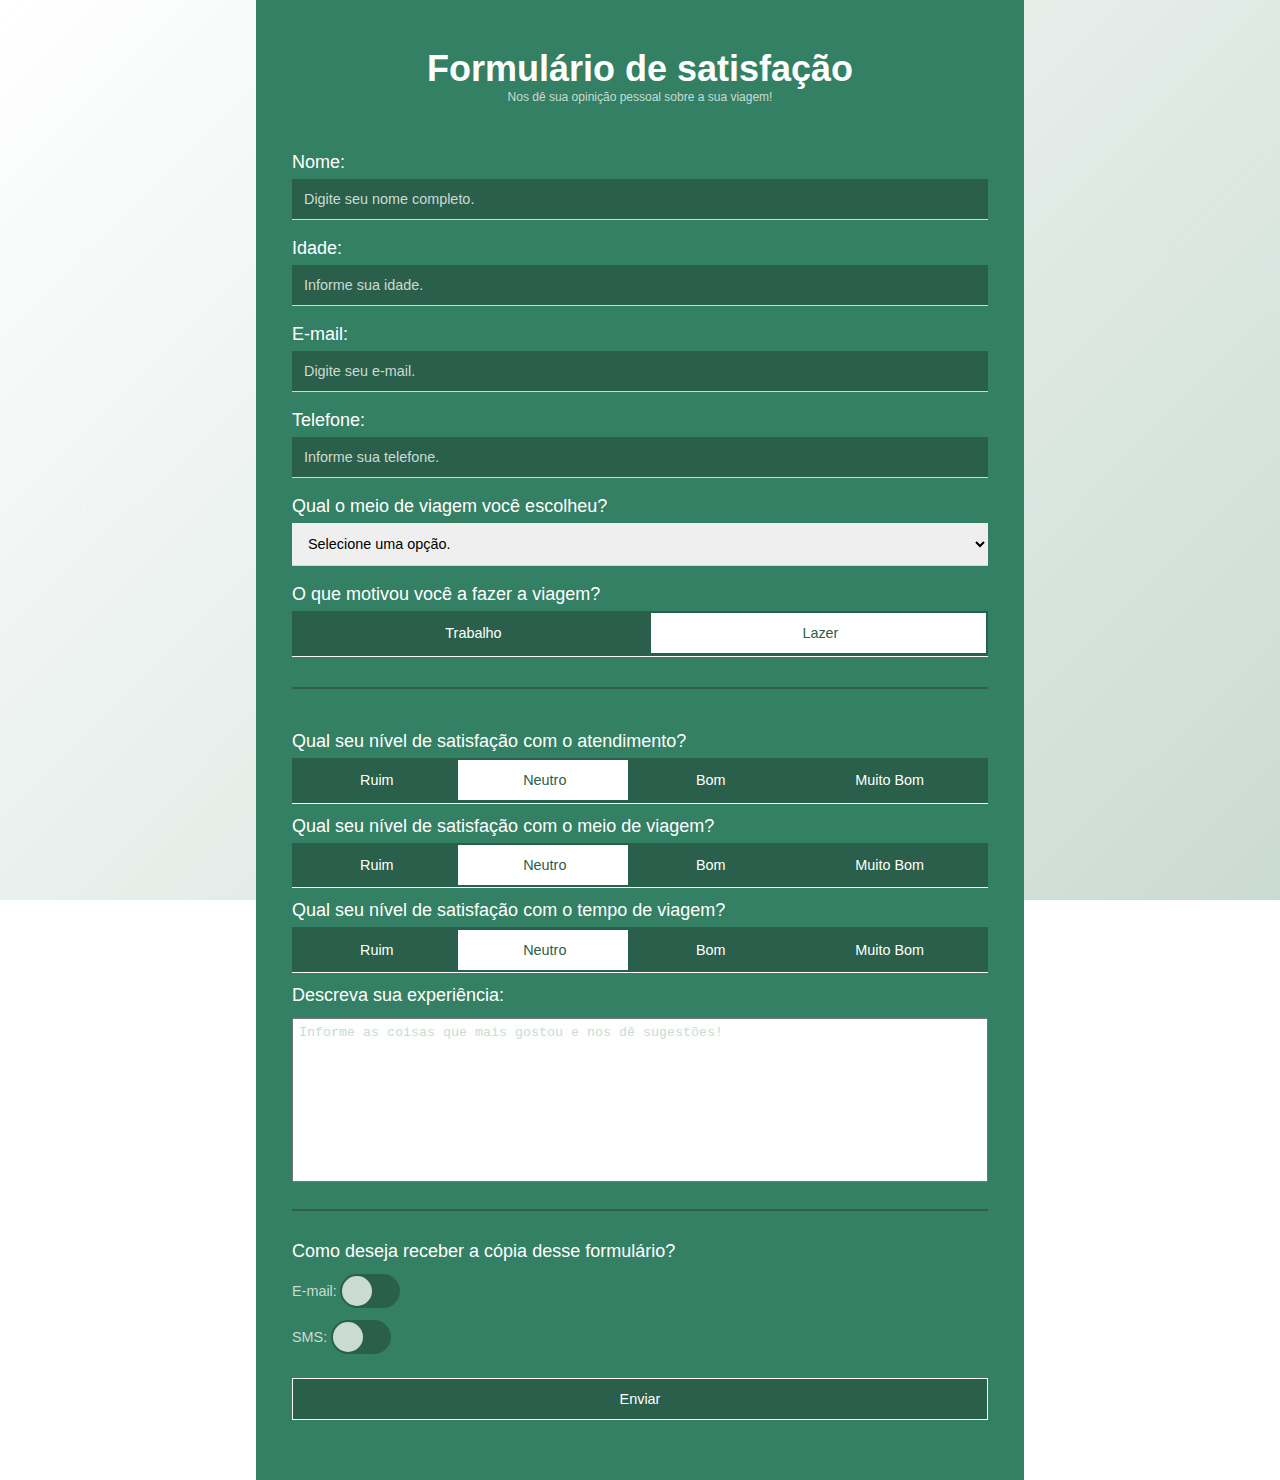
<file: form-survey/index.html>
<!DOCTYPE html>
<html lang="pt-br">
<head>
    <meta charset="UTF-8">
    <meta http-equiv="X-UA-Compatible" content="IE=edge">
    <meta name="viewport" content="width=device-width, initial-scale=1.0">

    <link rel="stylesheet" href="style.css">

    <title>Form Survey</title>
</head>
<body>

    <main>
        <h1 id="title">Formulário de satisfação</h1>
        <p id="description">Nos dê sua opinição pessoal sobre a sua viagem!</p>
    
        <form id="survey-form" action="#" method="post">
    
            <fieldset>
                <label for="name" id="name-label" class="label">
                    Nome: 
                    <input 
                    id="name" 
                    name="name"
                    type="text"
                    placeholder="Digite seu nome completo."
                    required/>
                </label>
                <label for="number" id="number-label" class="label">
                    Idade: 
                    <input 
                    id="number" 
                    name="age"
                    type="number"
                    min="18"
                    max="100"
                    placeholder="Informe sua idade."
                    required/>
                </label>
                <label for="email" id="email-label" class="label">
                    E-mail: 
                    <input 
                    id="email" 
                    name="email"
                    type="email"
                    placeholder="Digite seu e-mail." 
                    required/>
                </label>
                <label for="phone" id="phone-label" class="label">
                    Telefone: 
                    <input 
                    id="phone" 
                    name="phone"
                    type="tel"
                    placeholder="Informe sua telefone." 
                    required/>
                </label>
                
                <label for="dropdown" class="label">
                    Qual o meio de viagem você escolheu?  
                    <select 
                    id="dropdown" 
                    name="type"
                    required />
                        <option value="" disabled selected>Selecione uma opção.</option>
                        <option value="1">Ônibus</option>
                        <option value="2">Avião</option>
                        <option value="3">Transporte Pessoal</option>
                    </select>
                </label>
    
                <div>
                    <p class="label">O que motivou você a fazer a viagem? </p>
                    <div class="container-motive">
                        <label for="work" class="motive">
                            <input 
                            type="radio" 
                            name="motive" 
                            id="work"
                            value="Trabalho / Negócios"
                            required />
                            Trabalho
                        </label>
                        <label for="per" class="motive">
                            <input 
                            type="radio" 
                            name="motive" 
                            id="per"
                            value="lazer"
                            required 
                            checked/>
                            Lazer
                        </label>
                    </div>
                </div>
    
            </fieldset>
            
            <fieldset>
                <div>
                    <p class="label">Qual seu nível de satisfação com o atendimento? </p>
                    <div class="container-motive">
                        <label for="att-bad" class="secundary-color">
                            <input 
                            type="radio" 
                            name="lvl-att" 
                            id="att-bad"
                            value="bad"
                            required />
                            Ruim
                        </label>
                        <label for="att-neutral" class="secundary-color">
                            <input 
                            type="radio" 
                            name="lvl-att" 
                            value="neutral"
                            id="att-neutral"
                            checked>
                            Neutro
                        </label>
                        <label for="att-good" class="secundary-color">
                            <input 
                            type="radio" 
                            name="lvl-att" 
                            id="att-good"
                            value="good"
                            required />
                            Bom
                        </label>
                        <label for="att-very-good" class="secundary-color">
                            <input 
                            type="radio" 
                            name="lvl-att" 
                            id="att-very-good"
                            value="very-good"
                            required />
                            Muito Bom
                        </label>
                    </div>
                </div>
                <div>
                    <p class="label">Qual seu nível de satisfação com o meio de viagem? </p>
                    <div class="container-motive">
                        <label for="transp-bad" class="secundary-color">
                            <input 
                            type="radio" 
                            name="lvl-transp" 
                            id="transp-bad"
                            value="bad"
                            required />
                            Ruim
                        </label>
                        <label for="transp-neutral" class="secundary-color">
                            <input 
                            type="radio" 
                            name="lvl-transp" 
                            id="transp-neutral"
                            value="neutral"
                            required 
                            checked/>
                            Neutro
                        </label>
                        <label for="transp-good" class="secundary-color">
                            <input 
                            type="radio" 
                            name="lvl-transp" 
                            id="transp-good"
                            value="good"
                            required />
                            Bom
                        </label>
                        <label for="transp-very-good" class="secundary-color">
                            <input 
                            type="radio" 
                            name="lvl-transp" 
                            id="transp-very-good"
                            value="very-good"
                            required />
                            Muito Bom
                        </label>
                    </div>
                </div>
                <div>
                    <p class="label">Qual seu nível de satisfação com o tempo de viagem? </p>
                    <div class="container-motive">
                        <label for="time-bad" class="secundary-color">
                            <input 
                            type="radio" 
                            name="lvl-time" 
                            id="time-bad"
                            value="bad"
                            required />
                            Ruim
                        </label>
                        <label for="time-neutral" class="secundary-color">
                            <input 
                            type="radio" 
                            name="lvl-time" 
                            id="time-neutral"
                            value="neutral"
                            required 
                            checked/>
                            Neutro
                        </label>
                        <label for="time-good" class="secundary-color">
                            <input 
                            type="radio" 
                            name="lvl-time" 
                            id="time-good"
                            value="good"
                            required />
                            Bom
                        </label>
                        <label for="time-very-good" class="secundary-color">
                            <input 
                            type="radio" 
                            name="lvl-time" 
                            id="time-very-good"
                            value="very-good"
                            required />
                            Muito Bom
                        </label>
                    </div>
                </div>
                <label for="feedback">
                    <p class="label">Descreva sua experiência: </p>
                    <textarea 
                    name="feedback" 
                    id="feedback" cols="50" 
                    rows="10"
                    placeholder="Informe as coisas que mais gostou e nos dê sugestões!"></textarea>
                </label>
            </fieldset>
    
            <div>
                <p class="label">Como deseja receber a cópia desse formulário?</p>
                <label for="form-email" class="copy">
                    E-mail: 
                    <input 
                        type="checkbox" 
                        name="form" 
                        id="form-email"
                        value="email"
                        class="toggle"/>
                </label>
                <label for="form-sms" class="copy">
                    SMS: 
                    <input 
                        type="checkbox" 
                        name="form" 
                        id="form-sms"
                        value="sms"
                        class="toggle"/>
                </label>
            </div>
            <input 
            type="submit" 
            value="Enviar" 
            id="submit"
            name="submit"/>
        </form>
    </main>

</body>
</html>
</file>
<file: form-survey/style.css>
* {
        padding: 0;
        margin: 0;
        box-sizing: border-box;
        text-decoration: none;
    }

    *::after, *::before {
        padding: 0;
        margin: 0;
        box-sizing: border-box;
        text-decoration: none; 
    }

    :root {
        --primary-color: #348064;
        --secudary-color: #2a604b;
        --line: #33333375;
        --primary-color-text: #FFF;
        --secundary-color-text: #cadbd3;  
    }

    html, body {
        width: 100%;
        height: 100%;
        font: 12px arial, helvetica, sans-serif;
        color: var(--primary-color-text);
        background: linear-gradient( -45deg, var(--secundary-color-text), var(--primary-color-text)) fixed;
    }

    main {
        width: clamp(400px, 60vw, 800px);
        margin: 0 auto;
        padding: 2rem;
        background-color: var(--primary-color);
    }

    #title, #description {
        text-align: center;
    }

    #title {
        font-size: 3rem;
        margin-top: 2rem;
    }

    #description {
        color: var(--secundary-color-text);
        margin-bottom: 2rem;
    }

    input:not(input[type="checkbox"]) {
        appearance: none;
    }

    #name,
    #number,
    #email,
    #phone,
    #dropdown {
        width: 100%;
        margin: 0.5rem 0;
        padding: 1rem;
        border: none;
        font-size: 1.2rem;
        border-bottom: 1px solid var(--secundary-color-text);
    }

    #name:focus,
    #number:focus,
    #email:focus,
    #phone:focus {
        outline: none;
        border: 1px solid var(--primary-color-text);
    }

    #name,
    #number,
    #email,
    #phone {
        background-color: var(--secudary-color);
        color: var(--primary-color-text);
    }

    ::placeholder {
        color: var(--secundary-color-text);
    }

    #survey-form {
        width: 100%;
        margin: 0 auto;
        padding: 1rem 1rem 3rem;
    }

    #survey-form > fieldset {
        margin-bottom: 2.5rem;
        padding-bottom: 2rem;
        border: none;
        border-bottom: 0.2rem solid var(--line);
    }

    .label {
        margin-top: 1rem;
        font-size: 1.5rem;
        display: block;
    }

    .container-motive {
        margin: 0.5rem 0;
        padding: 0.2rem;
        background-color: var(--secudary-color);
        border-bottom: 1px solid var(--primary-color-text);
        display: flex;
        gap: 0.2rem;
    }

    .container-motive > input[type="radio"] {
        display: none;
    }

    .container-motive > label {
        padding: 1rem;
        text-align: center;
        font-size: 1.2rem;
        flex: 1 0 auto;
        cursor: pointer;
        transition: 0.3s ease-in-out;
    }

    .container-motive > label:hover {
        background-color: var(--secundary-color-text);
        color: var(--primary-color);
    }

    .container-motive > label:has(input[type="radio"]:checked) {
        color: var(--secudary-color);
        background-color: var(--primary-color-text);
    }

    textarea {
        width: 100%;
        margin-top: 1rem;
        padding: 0.5rem;
        resize: none;
    }

    .copy {
        margin-top: 1rem;
        color: var(--secundary-color-text);
        font-size: 1.2rem;
        display: flex;
        align-items: center;
        gap: 0.3rem;
    }

    .toggle {
        position: relative;
        appearance: none;
        width: 60px;
        height: 34px;
        padding: 2px;
        background-color: var(--secudary-color);
        border-radius: 35px;
        cursor: pointer;
    }

    .toggle::after {
        content: "";
        position: absolute;
        top: 2px;
        left: 2px;
        height: calc(100% - 4px);
        aspect-ratio: 1 / 1;
        background-color: var(--secundary-color-text);
        border-radius: 50%;
        transition: 0.3s ease-in-out;
    }

    .toggle:checked {
        background-color: var(--primary-color-text);
    }

    .toggle:checked:after {
        background-color: var(--secudary-color);
        transform: translate(calc(100% - 4px));
    }

    #submit {
        appearance: none;
        width: 100%;
        margin-top: 2rem;
        padding: 1rem;
        background-color: var(--secudary-color);
        border: none;
        border: 1px solid var(--primary-color-text);
        color: var(--primary-color-text);
        font-size: 1.2rem;
        cursor: pointer;
    }

    #submit:hover {
        background-color: var(--primary-color);
    }
</file>
